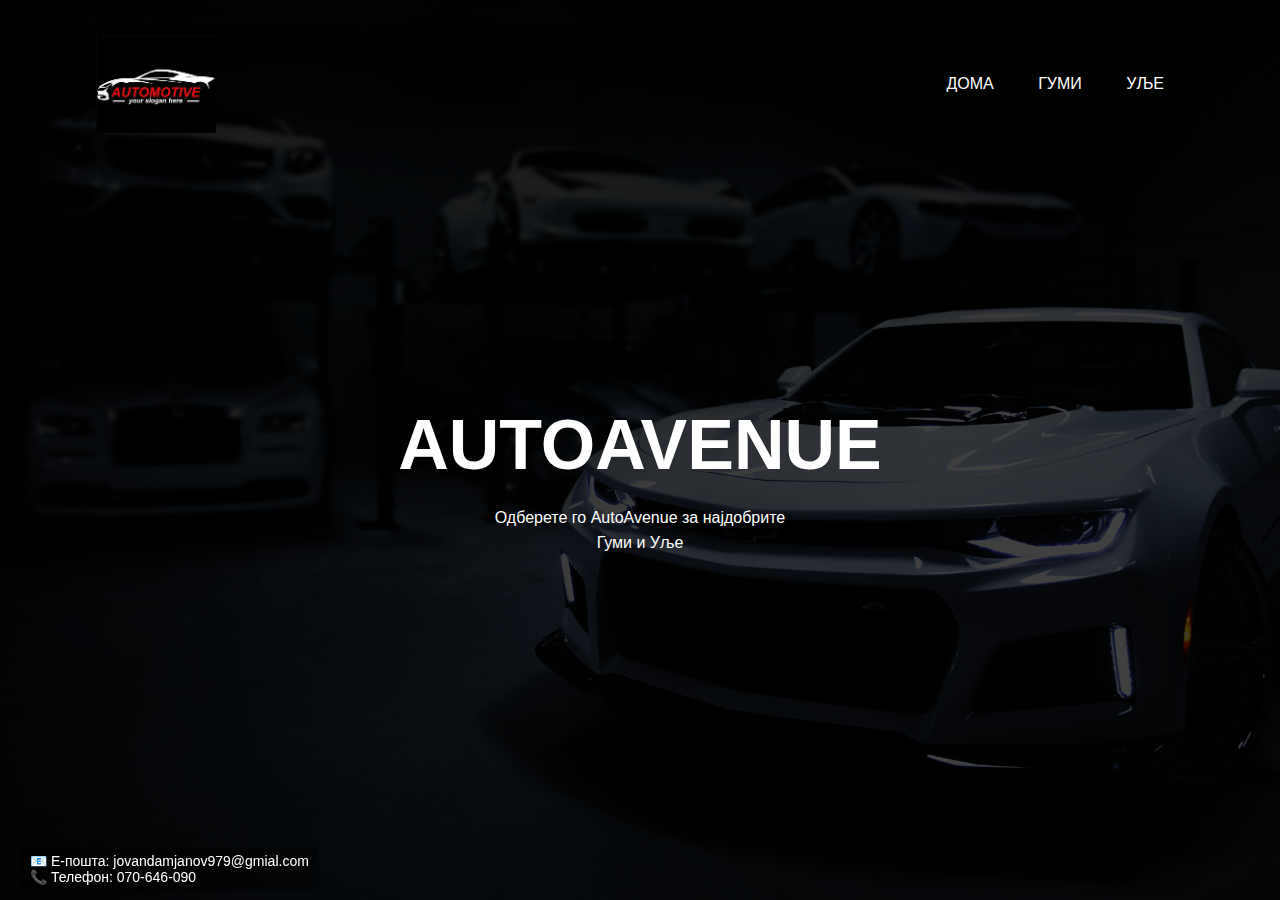
<file: index.html>
<html>
<html>
    <title>AutoAvenue</title>
    <link rel="stylesheet" href="style.css">
</html>
<body>
    <div class="banner">
        <div class="navbar">
            <img src="logo.jpg" class="logo">
            <ul>
                <li><a  href="Дома.html">Дома</a></li>

                <li class="dropdown">
                    <a href="#">Гуми</a>
                    <ul class="dropdown-menu">
                        <li><a href="Летни.html">Летни</a></li>
                        <li><a href="Зимски.html">Зимски</a></li>
                    </ul>
                </li>

                
                <li><a href="Уље.html">Уље</a></li>
            </ul>
        </div>
        <div class="contact-info">
            📧 Е-пошта: jovandamjanov979@gmial.com<br>
            📞 Телефон: 070-646-090
        </div>

    <div class="content">
        <h1>AUTOAVENUE</h1>
        <p>Одберете го AutoAvenue за најдобрите<br> Гуми и Уље</p>
    </div>

    </div>


</body>
</html>
</file>
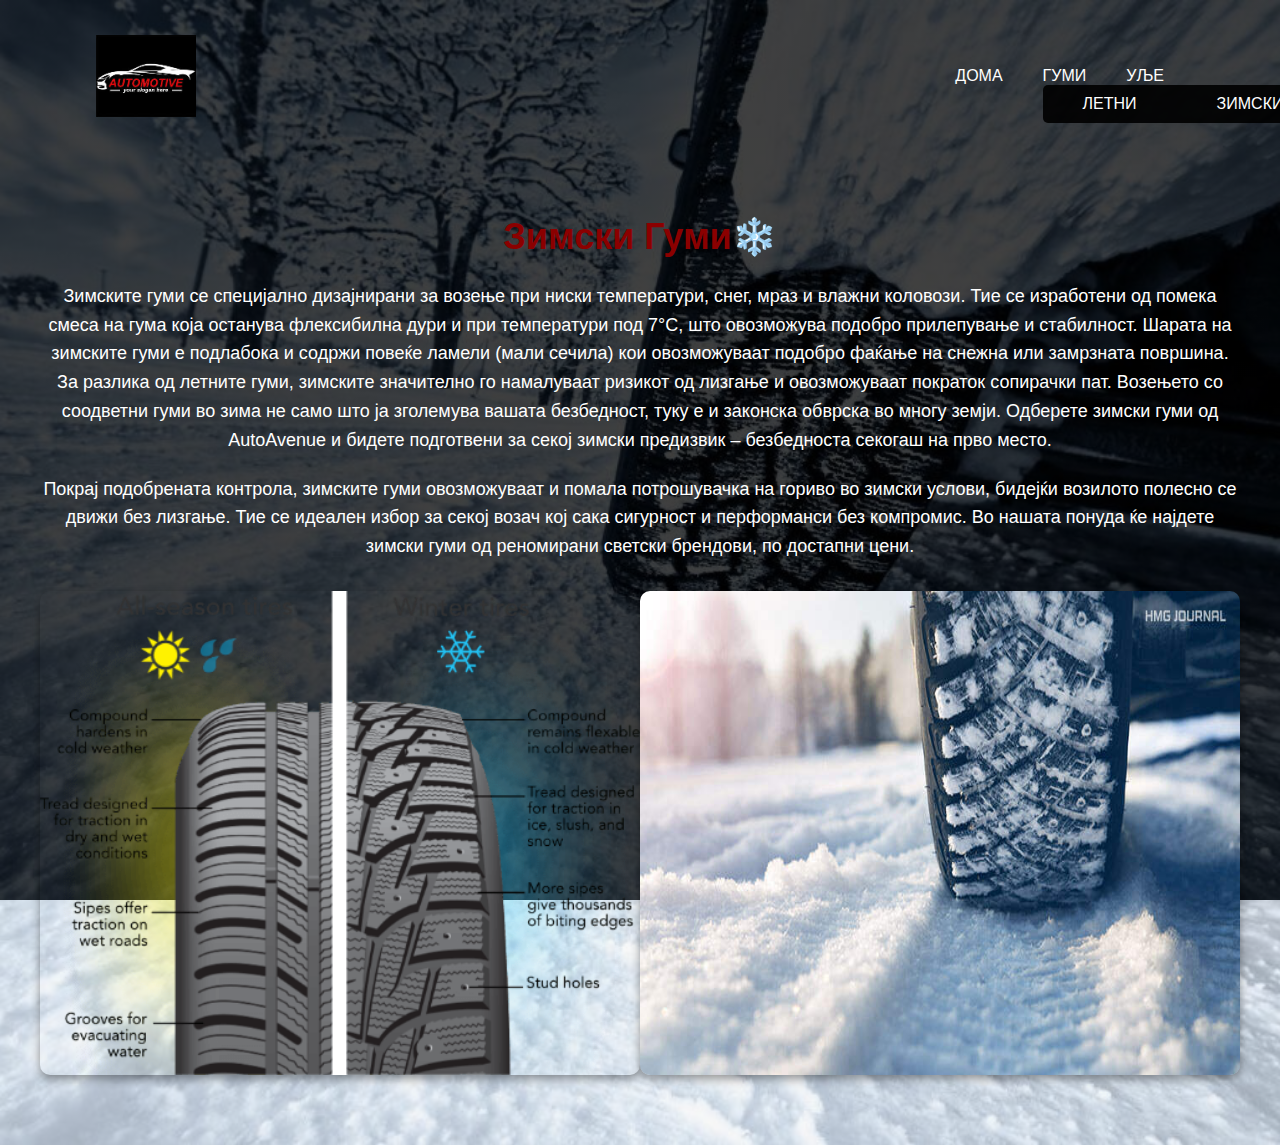
<file: Зимни.html>
<!DOCTYPE html>
<html lang="mk">
<head>
    <meta charset="UTF-8">
    <meta name="viewport" content="width=device-width, initial-scale=1.0">
    <title>Зимни Гуми - AutoAvenue</title>
    <link rel="stylesheet" href="styleZ.css">
</head>
<body>
    <div class="banner">
        <div class="navbar">
            <img src="logo.jpg" class="logo">
            <ul>
                <li><a  href="Дома.html">Дома</a></li>

                <li class="dropdown">
                    <a href="#">Гуми</a>
                    <ul class="dropdown-menu">
                        <li><a href="Летни.html">Летни</a></li>
                        <li><a href="Зимски.html">Зимски</a></li>
                    </ul>
                </li>
                <li><a href="Уље.html">Уље</a></li>
            </ul>
        </div>

        <div class="content">
            <h1>Зимски Гуми❄️</h1>
            <p>Зимските гуми се специјално дизајнирани за возење при ниски температури, снег, мраз и влажни коловози. Тие се изработени од помека смеса на гума која останува флексибилна дури и при температури под 7°C, што овозможува подобро прилепување и стабилност. Шарата на зимските гуми е подлабока и содржи повеќе ламели (мали сечила) кои овозможуваат подобро фаќање на снежна или замрзната површина. За разлика од летните гуми, зимските значително го намалуваат ризикот од лизгање и овозможуваат пократок сопирачки пат. Возењето со соодветни гуми во зима не само што ја зголемува вашата безбедност, туку е и законска обврска во многу земји. Одберете зимски гуми од AutoAvenue и бидете подготвени за секој зимски предизвик – безбедноста секогаш на прво место.</p>
            <p>Покрај подобрената контрола, зимските гуми овозможуваат и помала потрошувачка на гориво во зимски услови, бидејќи возилото полесно се движи без лизгање. Тие се идеален избор за секој возач кој сака сигурност и перформанси без компромис. Во нашата понуда ќе најдете зимски гуми од реномирани светски брендови, по достапни цени.
            </p>
            <div class="zimna-slika">
                <img src="gumiz1.webp" alt="Зимска гума">
                <img src="gumiz2.jpg" alt="Зимска гума 2">
            </div>
            </div>
            </div>
        </div>
    </div>
</body>
</html>
</file>
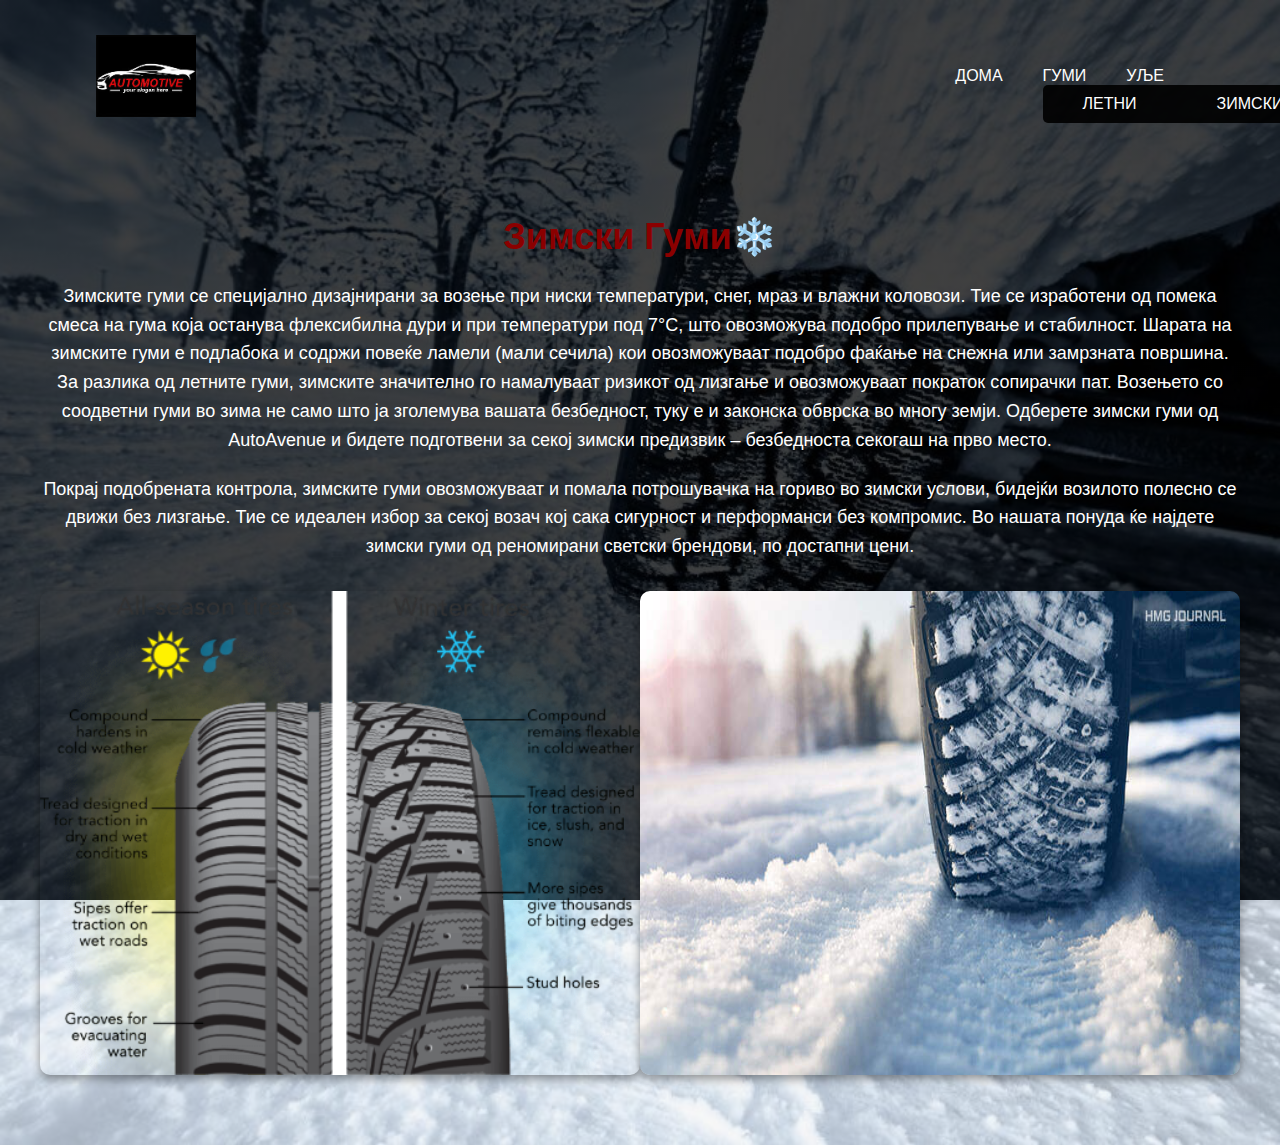
<file: Зимски.html>
<!DOCTYPE html>
<html lang="mk">
<head>
    <meta charset="UTF-8">
    <meta name="viewport" content="width=device-width, initial-scale=1.0">
    <title>Зимски Гуми - AutoAvenue</title>
    <link rel="stylesheet" href="styleZ.css">
</head>
<body>
    <div class="banner">
        <div class="navbar">
            <img src="logo.jpg" class="logo">
            <ul>
                <li><a  href="Дома.html">Дома</a></li>

                <li class="dropdown">
                    <a href="#">Гуми</a>
                    <ul class="dropdown-menu">
                        <li><a href="Летни.html">Летни</a></li>
                        <li><a href="Зимски.html">Зимски</a></li>
                    </ul>
                </li>
                <li><a href="Уље.html">Уље</a></li>
            </ul>
        </div>

        <div class="content">
            <h1>Зимски Гуми❄️</h1>
            <p>Зимските гуми се специјално дизајнирани за возење при ниски температури, снег, мраз и влажни коловози. Тие се изработени од помека смеса на гума која останува флексибилна дури и при температури под 7°C, што овозможува подобро прилепување и стабилност. Шарата на зимските гуми е подлабока и содржи повеќе ламели (мали сечила) кои овозможуваат подобро фаќање на снежна или замрзната површина. За разлика од летните гуми, зимските значително го намалуваат ризикот од лизгање и овозможуваат пократок сопирачки пат. Возењето со соодветни гуми во зима не само што ја зголемува вашата безбедност, туку е и законска обврска во многу земји. Одберете зимски гуми од AutoAvenue и бидете подготвени за секој зимски предизвик – безбедноста секогаш на прво место.</p>
            <p>Покрај подобрената контрола, зимските гуми овозможуваат и помала потрошувачка на гориво во зимски услови, бидејќи возилото полесно се движи без лизгање. Тие се идеален избор за секој возач кој сака сигурност и перформанси без компромис. Во нашата понуда ќе најдете зимски гуми од реномирани светски брендови, по достапни цени.
            </p>
            <div class="zimna-slika">
                <img src="gumiz1.webp" alt="Зимска гума">
                <img src="gumiz2.jpg" alt="Зимска гума 2">
            </div>
            </div>
            </div>
        </div>
    </div>
</body>
</html>
</file>
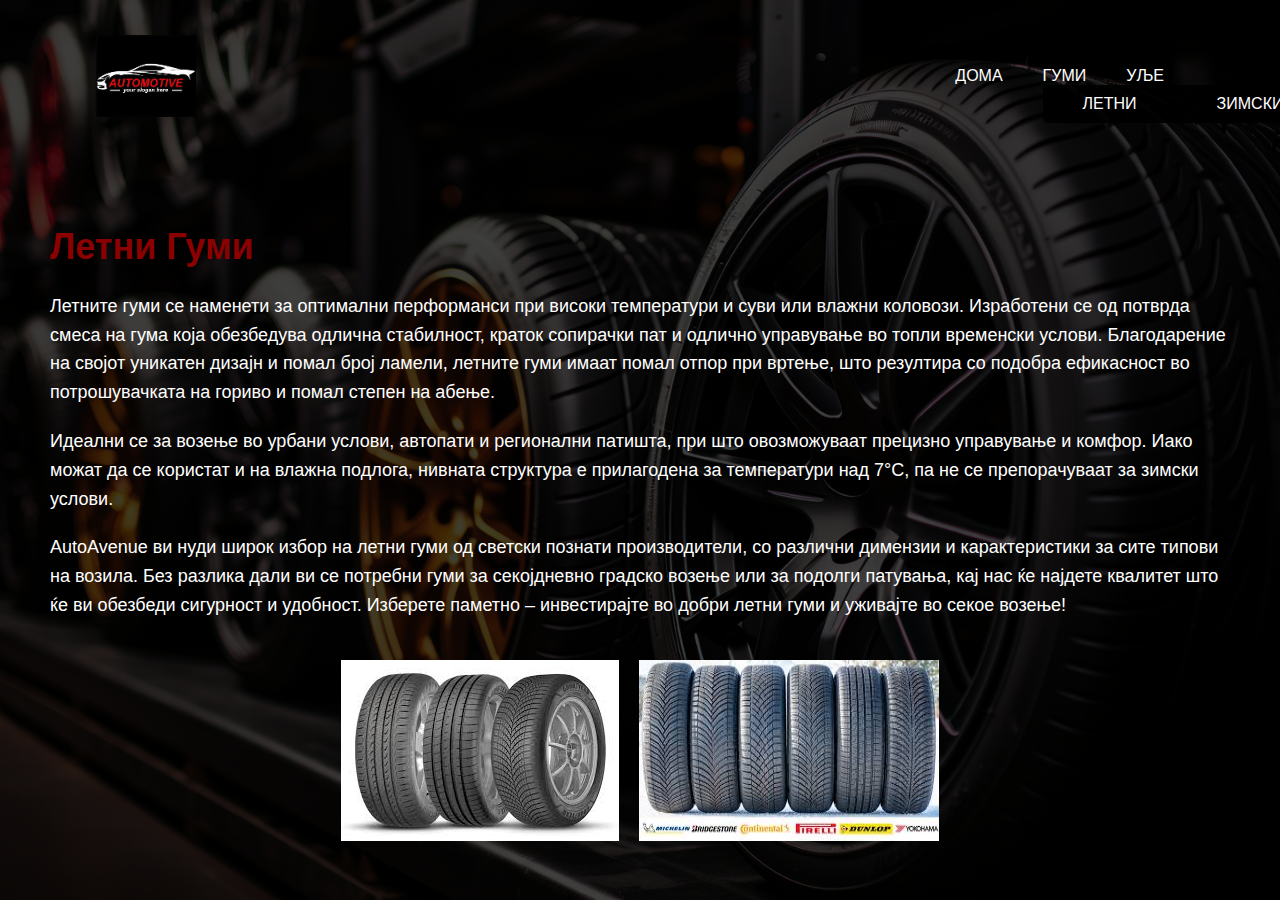
<file: Летни.html>
<!DOCTYPE html>
<html lang="mk">
<head>
    <meta charset="UTF-8">
    <meta name="viewport" content="width=device-width, initial-scale=1.0">
    <title>Летни Гуми - AutoAvenue</title>
    <link rel="stylesheet" href="styleL.css">
</head>
<body>
    <div class="banner">
        <div class="navbar">
            <img src="logo.jpg" class="logo">
            <ul>
                <li><a  href="Дома.html">Дома</a></li>

                <li class="dropdown">
                    <a href="#">Гуми</a>
                    <ul class="dropdown-menu">
                        <li><a href="Летни.html">Летни</a></li>
                        <li><a href="Зимски.html">Зимски</a></li>
                    </ul>
                </li>
                <li><a href="Уље.html">Уље</a></li>
            </ul>
        </div>

        <div class="content">
            <h1>Летни Гуми</h1>
            <p>Летните гуми се наменети за оптимални перформанси при високи температури и суви или влажни коловози. Изработени се од потврда смеса на гума која обезбедува одлична стабилност, краток сопирачки пат и одлично управување во топли временски услови. Благодарение на својот уникатен дизајн и помал број ламели, летните гуми имаат помал отпор при вртење, што резултира со подобра ефикасност во потрошувачката на гориво и помал степен на абење.</p>

            <p>Идеални се за возење во урбани услови, автопати и регионални патишта, при што овозможуваат прецизно управување и комфор. Иако можат да се користат и на влажна подлога, нивната структура е прилагодена за температури над 7°C, па не се препорачуваат за зимски услови.</p>
                
            <p>AutoAvenue ви нуди широк избор на летни гуми од светски познати производители, со различни димензии и карактеристики за сите типови на возила. Без разлика дали ви се потребни гуми за секојдневно градско возење или за подолги патувања, кај нас ќе најдете квалитет што ќе ви обезбеди сигурност и удобност. Изберете паметно – инвестирајте во добри летни гуми и уживајте во секое возење!</p>
            <div class="images">
                <img src="gumi3.jpg" alt="Гуми" class="extra-image">
                <img src="gumiLET.jpg" alt="Летни Гуми">
            </div>
            
        </div>
    </div>
</body>
</html>
</file>
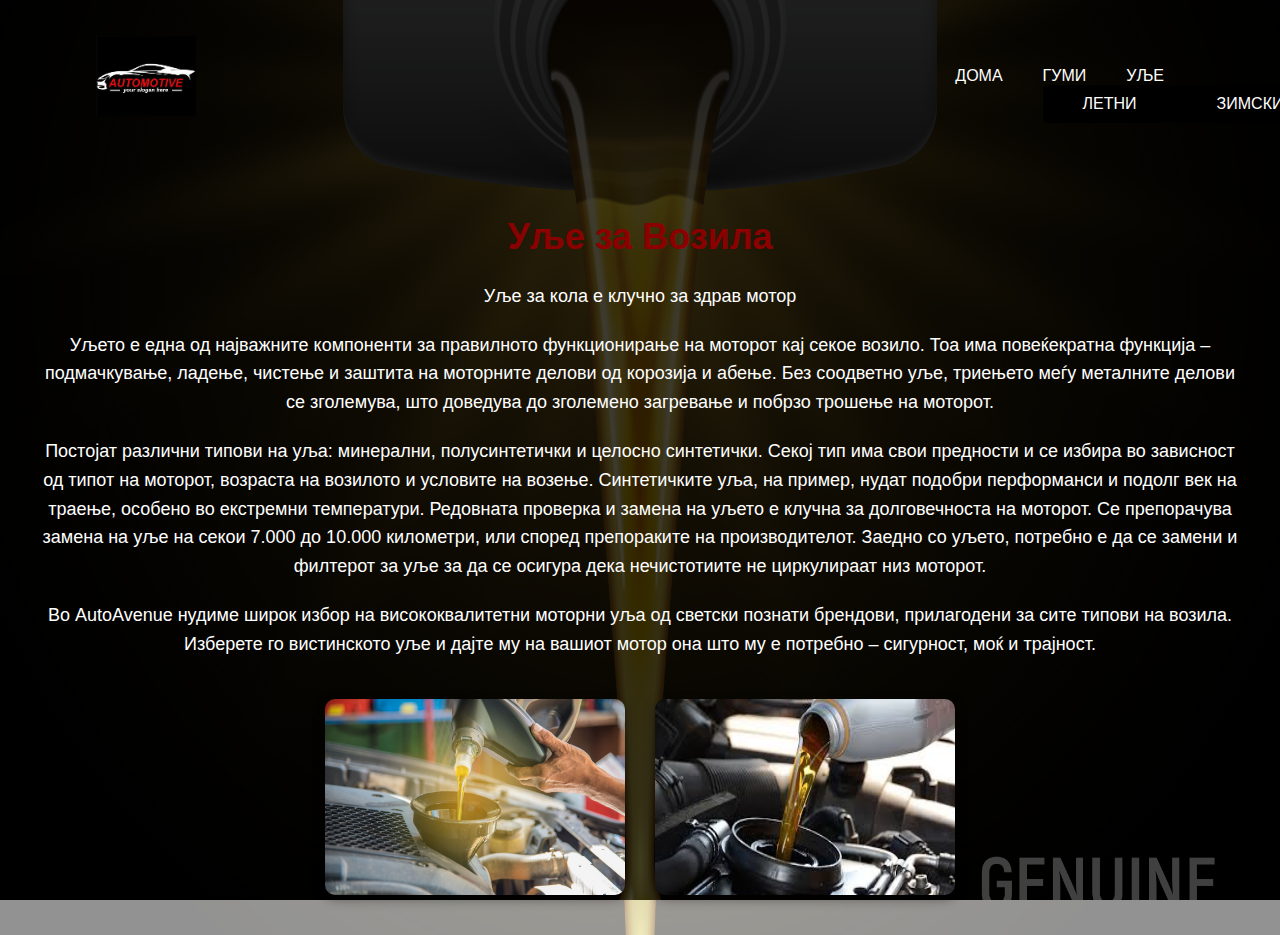
<file: Уље.html>
<!DOCTYPE html>
<html lang="mk">
<head>
    <meta charset="UTF-8">
    <meta name="viewport" content="width=device-width, initial-scale=1.0">
    <title>Уље - AutoAvenue</title>
    <link rel="stylesheet" href="styleU.css">
</head>
<body>
    <div class="banner">
        <div class="navbar">
            <img src="logo.jpg" class="logo">
            <ul>
                <li><a  href="Дома.html">Дома</a></li>

                <li class="dropdown">
                    <a href="#">Гуми</a>
                    <ul class="dropdown-menu">
                        <li><a href="Летни.html">Летни</a></li>
                        <li><a href="Зимски.html">Зимски</a></li>
                    </ul>
                </li>
                <li><a href="Уље.html">Уље</a></li>
            </ul>
        </div>

        <div class="content">
            <h1>Уље за Возила</h1>
            <p>Уље за кола е клучно за здрав мотор</p>
            <p>Уљето е една од најважните компоненти за правилното функционирање на моторот кај секое возило. Тоа има повеќекратна функција – подмачкување, ладење, чистење и заштита на моторните делови од корозија и абење. Без соодветно уље, триењето меѓу металните делови се зголемува, што доведува до зголемено загревање и побрзо трошење на моторот.</p>
            <p>Постојат различни типови на уља: минерални, полусинтетички и целосно синтетички. Секој тип има свои предности и се избира во зависност од типот на моторот, возраста на возилото и условите на возење. Синтетичките уља, на пример, нудат подобри перформанси и подолг век на траење, особено во екстремни температури.
                Редовната проверка и замена на уљето е клучна за долговечноста на моторот. Се препорачува замена на уље на секои 7.000 до 10.000 километри, или според препораките на производителот. Заедно со уљето, потребно е да се замени и филтерот за уље за да се осигура дека нечистотиите не циркулираат низ моторот.</p>
                
            <p>Во AutoAvenue нудиме широк избор на висококвалитетни моторни уља од светски познати брендови, прилагодени за сите типови на возила. Изберете го вистинското уље и дајте му на вашиот мотор она што му е потребно – сигурност, моќ и трајност.</p>
        
            <div class="ulje-sliki">
                <img src="ulje1.jpg" alt="Уље 1">
                 <img src="уље2.jpg" alt="Уље 2">
            </div>
            
        </div>
    </div>
</body>
</html>
</file>
<file: style.css>
*{
    margin: 0;
    padding: 0;
    font-family: sans-serif;
}
.banner{
    width: 100%;
    height: 100vh;
    background-image: linear-gradient(rgba(0,0,0,0.75),rgba(0,0,0,0.75)),url(kola.jpg);
    background-size: cover;
    background-position: center;
}
.navbar{
    width: 85%;
    margin: auto;
    padding: 35px 0;
    display: flex;
    align-items: center;
    justify-content: space-between;
}
.logo{
    width: 120px;
    cursor: pointer;
}
.navbar ul li{
    list-style-type: none;
    display: inline-block;
    margin: 0 20px;
    position: relative;
}

.navbar ul li a{
    text-decoration: none;
    color: #fff;
    text-transform: uppercase;
}
.navbar ul li::after{
    content: '';
    height: 3px;
    width: 0;
    background: #009688;
    position: absolute;
    left: 0;
    bottom: -10;
    transition: 0.5s;
}
.navbar ul li:hover:after{
    width: 100%;
}
.content{
    width: 100%;
    position: absolute;
    top: 50%;
    transform: translateY(-50%);
    text-align: center;
    color: #fff;
}
.content h1{
    font-size: 70px;
    margin-top: 80px;
}
.content p{
    margin: 20px auto;
    font-weight: 100;
    line-height: 25px;
}
button{
    width: 200px;
    padding: 15px 0;
    text-align: center;
    margin: 20px 10px;
    border-radius: 25px;
    font-weight: bold;
    border: 2px solid #009688;
    background: transparent;
    color: #fff;
    cursor: pointer;
    position: relative;
    overflow: hidden;
}
span{
    background: #009688;
    height: 100%;
    width: 100%;
    border-radius: 25px;
    position: absolute;
    left: 0;
    bottom: 0;
    z-index: -1;
    transition: 0.5s;
}

button:hover span{
    width: 100%;
}
button:hover{
    border: none;
}

/* Dropdown styles */
.dropdown {
    position: relative;
    display: inline-block;
}

.dropdown-menu {
    display: none;
    position: absolute;
    background-color: rgba(0, 0, 0, 0.9);
    min-width: 100px;
    z-index: 1;
    border-radius: 5px;
    padding: 10px 0;
}

.dropdown-menu li {
    display: block;
    margin: 0;
}

.dropdown-menu li a {
    display: block;
    padding: 10px 20px;
    color: #fff;
    text-decoration: none;
    white-space: nowrap;
}

.dropdown-menu li a:hover {
    background-color: #009688;
}

/* Show dropdown on hover */
.dropdown:hover .dropdown-menu {
    display: block;
}
.contact-info {
    position: fixed;
    bottom: 10px;
    left: 20px;
    color: #fff;
    font-size: 14px;
    background-color: rgba(0, 0, 0, 0.5); /* малку затемнета позадина за читливост */
    padding: 5px 10px;
    border-radius: 5px;
}
</file>
<file: styleZ.css>
/* General Style */
body {
    font-family: Arial, sans-serif;
    margin: 0;
    padding: 0;
    background-color: #f4f4f4;
}

/* Banner Style */
.banner {
    width: 100%;
    height: 100vh;
    background-image: linear-gradient(rgba(0,0,0,0.75),rgba(0,0,0,0.75)),url(zimski2.jpg);
    background-size: cover;
    background-position: center
}

.navbar {
    width: 85%;
    margin: auto;
    padding: 35px 0;
    display: flex;
    align-items: center;
    justify-content: space-between;
}

.navbar .logo {
    width: 100px;
}

.navbar ul {
    list-style-type: none;
    margin: 0;
    padding: 0;
    display: flex;
}

.navbar ul li {
    list-style-type: none;
    display: inline-block;
    margin: 0 20px;
    position: relative;
}

.navbar ul li a {
    text-decoration: none;
    color: #fff;
    text-transform: uppercase;
}

.navbar ul li a:hover {
    text-decoration: underline;
}

/* Content Section */
.content {
    text-align: center;
    padding: 40px;
    position: relative;
}

/* Background image set using CSS */
.content::before {
    content: '';
    background-image: url('zimski2.jpg');
    background-size: cover;
    background-position: center;
    position: absolute;
    top: 0;
    left: 0;
    width: 100%;
    height: 100%;
    opacity: 0.4; 
    z-index: -1; 
}

.content h1 {
    font-size: 36px;
    color: darkred;
}

.content p {
    font-size: 18px;
    line-height: 1.6;
    margin-top: 20px;
    color: white; 
}

/* Button Style */
button {
    padding: 10px 20px;
    background-color: #007BFF;
    border: none;
    color: white;
    cursor: pointer;
    font-size: 16px;
    margin-top: 20px;
}

button:hover {
    background-color: #0056b3;
}
/* Dropdown styles */
.dropdown {
    position: relative;
    display: inline-block;
}

.dropdown-menu {
    display: none;
    position: absolute;
    background-color: rgba(0, 0, 0, 0.9);
    min-width: 100px;
    z-index: 1;
    border-radius: 5px;
    padding: 10px 0;
}

.dropdown-menu li {
    display: block;
    margin: 0;
}

.dropdown-menu li a {
    display: block;
    padding: 10px 20px;
    color: #fff;
    text-decoration: none;
    white-space: nowrap;
}

.dropdown-menu li a:hover {
    background-color: #009688;
}

/* Show dropdown on hover */
.dropdown:hover .dropdown-menu {
    display: block;
}

/* Слики за зимски гуми */
.zimna-slika {
    margin: 30px 0;
    display: flex;
    justify-content: center;
}

.zimna-slika img {
    max-width: 100%;
    width: 600px;
    border-radius: 10px;
    box-shadow: 0 4px 10px rgba(0, 0, 0, 0.4);
}
</file>
<file: styleL.css>
/* General Style */
body {
    font-family: Arial, sans-serif;
    margin: 0;
    padding: 0;
    background-color: #f4f4f4;
}

/* Banner Style */
.banner {
    width: 100%;
    height: 100vh;
    background-image: linear-gradient(rgba(0,0,0,0.75),rgba(0,0,0,0.75)),url(gumi.jpg.jpg);
    background-size: cover;
    background-position: center;
}

.navbar {
    width: 85%;
    margin: auto;
    padding: 35px 0;
    display: flex;
    align-items: center;
    justify-content: space-between;
}

.navbar .logo {
    width: 100px;
}

.navbar ul {
    list-style-type: none;
    margin: 0;
    padding: 0;
    display: flex;
}

.navbar ul li {
    list-style-type: none;
    display: inline-block;
    margin: 0 20px;
    position: relative;
}

.navbar ul li a {
    text-decoration: none;
    color: #fff;
    text-transform: uppercase;
}

.navbar ul li a:hover {
    text-decoration: underline;
}

/* Content Section */
.content {
    .content {
        max-width: 800px;
        margin: 0 auto;
        position: relative;
        top: 50%;
        transform: translateY(-50%);
        text-align: center;
        color: #fff;
        padding: 50px;
    }    
}

/* Background image set using CSS */
.content::before {
    content: '';
    background-image: url('gumi.jpg.jpg');
    background-size: cover;
    background-position: center;
    position: absolute;
    top: 0;
    left: 0;
    width: 100%;
    height: 100%;
    opacity: 0.4; 
    z-index: -1; 
}
.content {
    padding: 50px;
}
.content h1 {
    font-size: 36px;
    color: darkred;
}

.content p {
    font-size: 18px;
    line-height: 1.6;
    margin-top: 20px;
    color: white; 
}

/* Button Style */
button {
    padding: 10px 20px;
    background-color: #007BFF;
    border: none;
    color: white;
    cursor: pointer;
    font-size: 16px;
    margin-top: 20px;
}

button:hover {
    background-color: #0056b3;
}
/* Dropdown styles */
.dropdown {
    position: relative;
    display: inline-block;
}

.dropdown-menu {
    display: none;
    position: absolute;
    background-color: rgba(0, 0, 0, 0.9);
    min-width: 100px;
    z-index: 1;
    border-radius: 5px;
    padding: 10px 0;
}

.dropdown-menu li {
    display: block;
    margin: 0;
}

.dropdown-menu li a {
    display: block;
    padding: 10px 20px;
    color: #fff;
    text-decoration: none;
    white-space: nowrap;
}

.dropdown-menu li a:hover {
    background-color: #009688;
}

/* Show dropdown on hover */
.dropdown:hover .dropdown-menu {
    display: block;
}
.images {
    margin-top: 40px;
    display: flex;
    justify-content: center;
    gap: 20px;
    flex-wrap: wrap;
}
/* Наслов во средина */
.title {
    font-size: 36px;
    color: darkred;
    margin-bottom: 20px;
}
.image-left {
    position: absolute;
    top: 50%;
    left: 20px;
    transform: translateY(-50%);
}

.image-left img {
    max-width: 300px;
    width: 100%;
    border-radius: 10px;
    box-shadow: 0 4px 8px rgba(0,0,0,0.3)
}
.image-full {
    margin-top: 30px;
    display: flex;
    justify-content: center;
}

.image-full img {
    max-width: 100%;
    width: 600px;
    border-radius: 10px;
    box-shadow: 0 4px 8px rgba(0,0,0,0.3);
}
/* General Style */
body {
    font-family: Arial, sans-serif;
    margin: 0;
    padding: 0;
    background-color: #f4f4f4;
}

/* Banner Style */
.banner {
    width: 100%;
    height: 100vh;
    background-image: linear-gradient(rgba(0,0,0,0.75),rgba(0,0,0,0.75)),url(gumi.jpg.jpg);
    background-size: cover;
    background-position: center;
}

.navbar {
    width: 85%;
    margin: auto;
    padding: 35px 0;
    display: flex;
    align-items: center;
    justify-content: space-between;
}

.navbar .logo {
    width: 100px;
}

.navbar ul {
    list-style-type: none;
    margin: 0;
    padding: 0;
    display: flex;
}

.navbar ul li {
    list-style-type: none;
    display: inline-block;
    margin: 0 20px;
    position: relative;
}

.navbar ul li a {
    text-decoration: none;
    color: #fff;
    text-transform: uppercase;
}

.navbar ul li a:hover {
    text-decoration: underline;
}

/* Content Section */
.content {
    .content {
        max-width: 800px;
        margin: 0 auto;
        position: relative;
        top: 50%;
        transform: translateY(-50%);
        text-align: center;
        color: #fff;
        padding: 20px;
    }    
}

/* Background image set using CSS */
.content::before {
    content: '';
    background-image: url('gumi.jpg.jpg');
    background-size: cover;
    background-position: center;
    position: absolute;
    top: 0;
    left: 0;
    width: 100%;
    height: 100%;
    opacity: 0.4; 
    z-index: -1; 
}

.content h1 {
    font-size: 36px;
    color: darkred;
}

.content p {
    font-size: 18px;
    line-height: 1.6;
    margin-top: 20px;
    color: white; 
}

/* Button Style */
button {
    padding: 10px 20px;
    background-color: #007BFF;
    border: none;
    color: white;
    cursor: pointer;
    font-size: 16px;
    margin-top: 20px;
}

button:hover {
    background-color: #0056b3;
}
/* Dropdown styles */
.dropdown {
    position: relative;
    display: inline-block;
}

.dropdown-menu {
    display: none;
    position: absolute;
    background-color: rgba(0, 0, 0, 0.9);
    min-width: 100px;
    z-index: 1;
    border-radius: 5px;
    padding: 10px 0;
}

.dropdown-menu li {
    display: block;
    margin: 0;
}

.dropdown-menu li a {
    display: block;
    padding: 10px 20px;
    color: #fff;
    text-decoration: none;
    white-space: nowrap;
}

.dropdown-menu li a:hover {
    background-color: #009688;
}

/* Show dropdown on hover */
.dropdown:hover .dropdown-menu {
    display: block;
}
.images {
    margin-top: 40px;
    display: flex;
    justify-content: center;
    gap: 20px;
    flex-wrap: wrap;
}
/* Наслов во средина */
.title {
    font-size: 36px;
    color: darkred;
    margin-bottom: 20px;
}
.image-left {
    position: absolute;
    top: 50%;
    left: 20px;
    transform: translateY(-50%);
}

.image-left img {
    max-width: 300px;
    width: 100%;
    border-radius: 10px;
    box-shadow: 0 4px 8px rgba(0,0,0,0.3)
}
.image-full {
    margin-top: 30px;
    display: flex;
    justify-content: center;
}

.image-full img {
    max-width: 100%;
    width: 600px;
    border-radius: 10px;
    box-shadow: 0 4px 8px rgba(0,0,0,0.3);
}
</file>
<file: styleU.css>
/* General Style */
body {
    font-family: Arial, sans-serif;
    margin: 0;
    padding: 0;
    background-color: #f4f4f4;
}

/* Banner Style */
.banner {
    width: 100%;
    height: 100vh;
    background-image: linear-gradient(rgba(0,0,0,0.75),rgba(0,0,0,0.75)),url(ulje.jpg);
    background-size: cover;
    background-position: center
}

.navbar {
    width: 85%;
    margin: auto;
    padding: 35px 0;
    display: flex;
    align-items: center;
    justify-content: space-between;
}

.navbar .logo {
    width: 100px;
}

.navbar ul {
    list-style-type: none;
    margin: 0;
    padding: 0;
    display: flex;
}

.navbar ul li {
    list-style-type: none;
    display: inline-block;
    margin: 0 20px;
    position: relative;
}

.navbar ul li a {
    text-decoration: none;
    color: #fff;
    text-transform: uppercase;
}

.navbar ul li a:hover {
    text-decoration: underline;
}

/* Content Section */
.content {
    text-align: center;
    padding: 40px;
    position: relative;
}

/* Background image set using CSS */
.content::before {
    content: '';
    background-image: url('ulje.jpg');
    background-size: cover;
    background-position: center;
    position: absolute;
    top: 0;
    left: 0;
    width: 100%;
    height: 100%;
    opacity: 0.4; /* Optional: You can adjust this opacity */
    z-index: -1; /* Ensures the image stays behind the content */
}

.content h1 {
    font-size: 36px;
    color: darkred;

}

.content p {
    font-size: 18px;
    line-height: 1.6;
    margin-top: 20px;
    color: white; 
}

/* Button Style */
button {
    padding: 10px 20px;
    background-color: #007BFF;
    border: none;
    color: white;
    cursor: pointer;
    font-size: 16px;
    margin-top: 20px;
}

button:hover {
    background-color: #0056b3;
}
/* Dropdown styles */
.dropdown {
    position: relative;
    display: inline-block;
}

.dropdown-menu {
    display: none;
    position: absolute;
    background-color: rgba(0, 0, 0, 0.9);
    min-width: 100px;
    z-index: 1;
    border-radius: 5px;
    padding: 10px 0;
}

.dropdown-menu li {
    display: block;
    margin: 0;
}

.dropdown-menu li a {
    display: block;
    padding: 10px 20px;
    color: #fff;
    text-decoration: none;
    white-space: nowrap;
}

.dropdown-menu li a:hover {
    background-color: #009688;
}

/* Show dropdown on hover */
.dropdown:hover .dropdown-menu {
    display: block;
}
/* Центрирање и стил за сликите */
.ulje-sliki {
    display: flex;
    justify-content: center;
    gap: 30px;
    margin-top: 40px;
    flex-wrap: wrap;
}

.ulje-sliki img {
    width: 300px;
    max-width: 90%;
    border-radius: 10px;
    box-shadow: 0 4px 12px rgba(0, 0, 0, 0.4);
}
</file>
